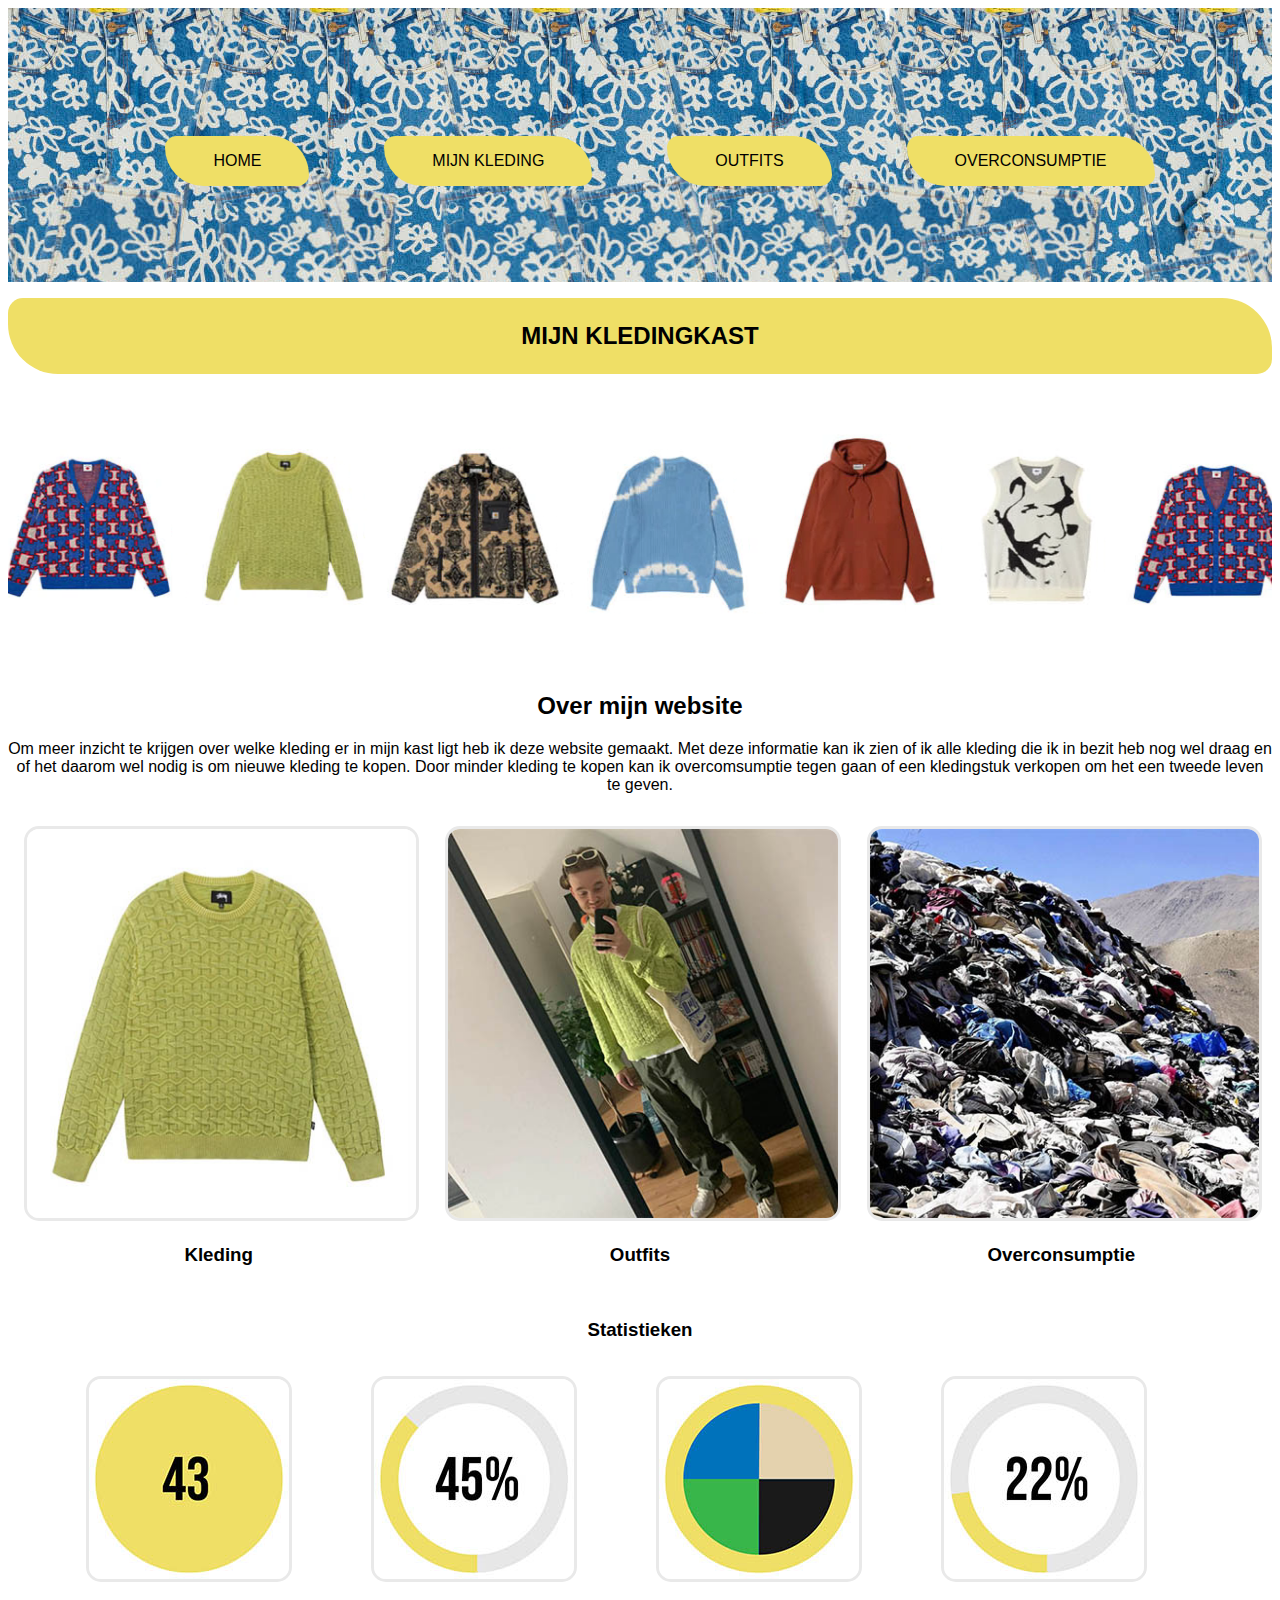
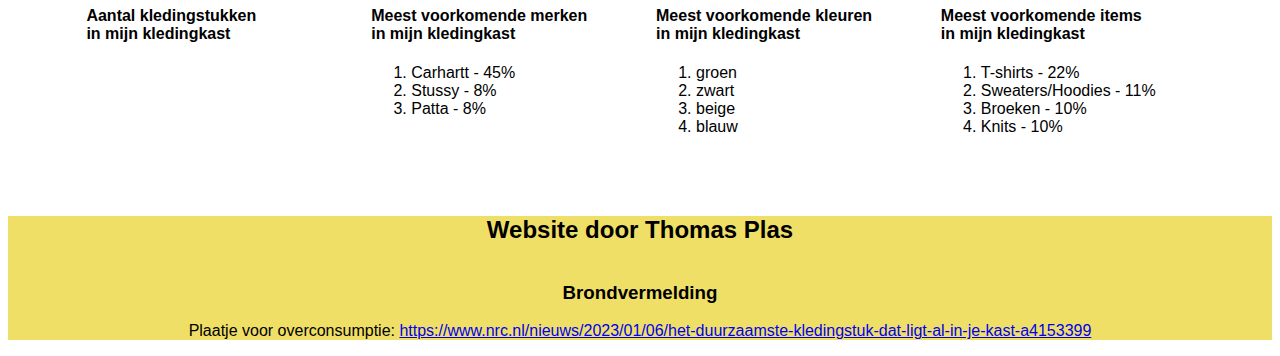
<file: index.html>
<!DOCTYPE html>
<html lang="nl">
<head>
    <meta charset="UTF-8">
    <meta name="viewport" content="width=device-width, initial-scale=1.0">
    <title>mijn kledingkast</title>
    <link rel="stylesheet" href="styles/style.css">
</head>
<body id="home">
    <header> 
        <nav>
            <ul>
                <li><a href="index.html">Home</a></li>
                <li><a href="pagina2.html">Mijn kleding</a></li>
                <li><a href="pagina3.html">Outfits</a></li>
                <li><a href="pagina4.html">Overconsumptie</a></li>
            </ul>
        </nav>  
    </header>    
    <main>
        <h1>Mijn kledingkast</h1>
        <video loop autoplay muted>
             <source src="filmpjes/filmpje.mp4" type="video/mp4">
             <source src="filmpjes/filmpje.mp4" type="video/ogg">
             Your browser does not support the video tag.
        </video>
 
        <h2>Over mijn website</h2>
            <p>Om meer inzicht te krijgen over welke kleding er in mijn kast ligt heb ik deze website gemaakt. 
             Met deze informatie kan ik zien of ik alle kleding die ik in bezit heb nog wel draag en of het daarom wel nodig is om nieuwe kleding te kopen.
             Door minder kleding te kopen kan ik overcomsumptie tegen gaan of een kledingstuk verkopen om het een tweede leven te geven.
            </p>

        <div>
            <section>
                <a href="pagina2.html">
                    <img src="images/groenetrui.jpg" alt="foto van een groene trui">
                </a>
                <h3>Kleding</h3>
            </section>

            <section>
                <a href="pagina3.html">
                    <img src="images/fit1.jpg" alt="foto van een outfit">
                </a>
                <h3>Outfits</h3>
            </section>
      
            <section>
                <a href="pagina4.html">
                    <img src="images/overconsumptie.jpg" alt="foto van een berg kleding">
                </a>
                <h3>Overconsumptie</h3></section>
        </div>
        <h3>Statistieken</h3>
        <div class="statistieken">    
            <section>
                <img src="images/aantal.jpg" alt="aantal kledingstukken in mijn kast is 43">
                <h4>Aantal kledingstukken 
in mijn kledingkast</h4>
            </section>
       
            <section>
                <img src="images/percentage1.jpg" alt="45 procent van mijn kleding is van 1 merk"> 
                <h4>Meest voorkomende merken 
in mijn kledingkast</h4>
                    <ol>
                        <li>Carhartt - 45%</li>
                        <li>Stussy - 8%</li>
                        <li>Patta - 8%</li>
                    </ol>
            </section>

            <section>
                <img src="images/kleuren.jpg" alt="meest voorkomende kleuren in mijn kledingkast">
                <h4>Meest voorkomende kleuren 
in mijn kledingkast </h4>
                    <ol>
                        <li>groen</li>
                        <li>zwart</li>
                        <li>beige</li>
                        <li>blauw</li>
                    </ol>
            </section>
        
            <section>
                <img src="images/percentage2.jpg" alt="meest voorkomende item in mijn kledingkast">
                <h4>Meest voorkomende items 
in mijn kledingkast</h4>
                    <ol>
                        <li>T-shirts - 22%</li>
                        <li>Sweaters/Hoodies - 11%</li>
                        <li>Broeken - 10%</li>
                        <li>Knits - 10%</li>
                    </ol>
            </section>
        </div>
    </main>   
    <footer>
        <h2>Website door Thomas Plas</h2>
            <h3>Brondvermelding</h3>
            <p>Plaatje voor overconsumptie: <a href="https://www.nrc.nl/nieuws/2023/01/06/het-duurzaamste-kledingstuk-dat-ligt-al-in-je-kast-a4153399">https://www.nrc.nl/nieuws/2023/01/06/het-duurzaamste-kledingstuk-dat-ligt-al-in-je-kast-a4153399</a></p>
    </footer>
</body>
</html>
</file>
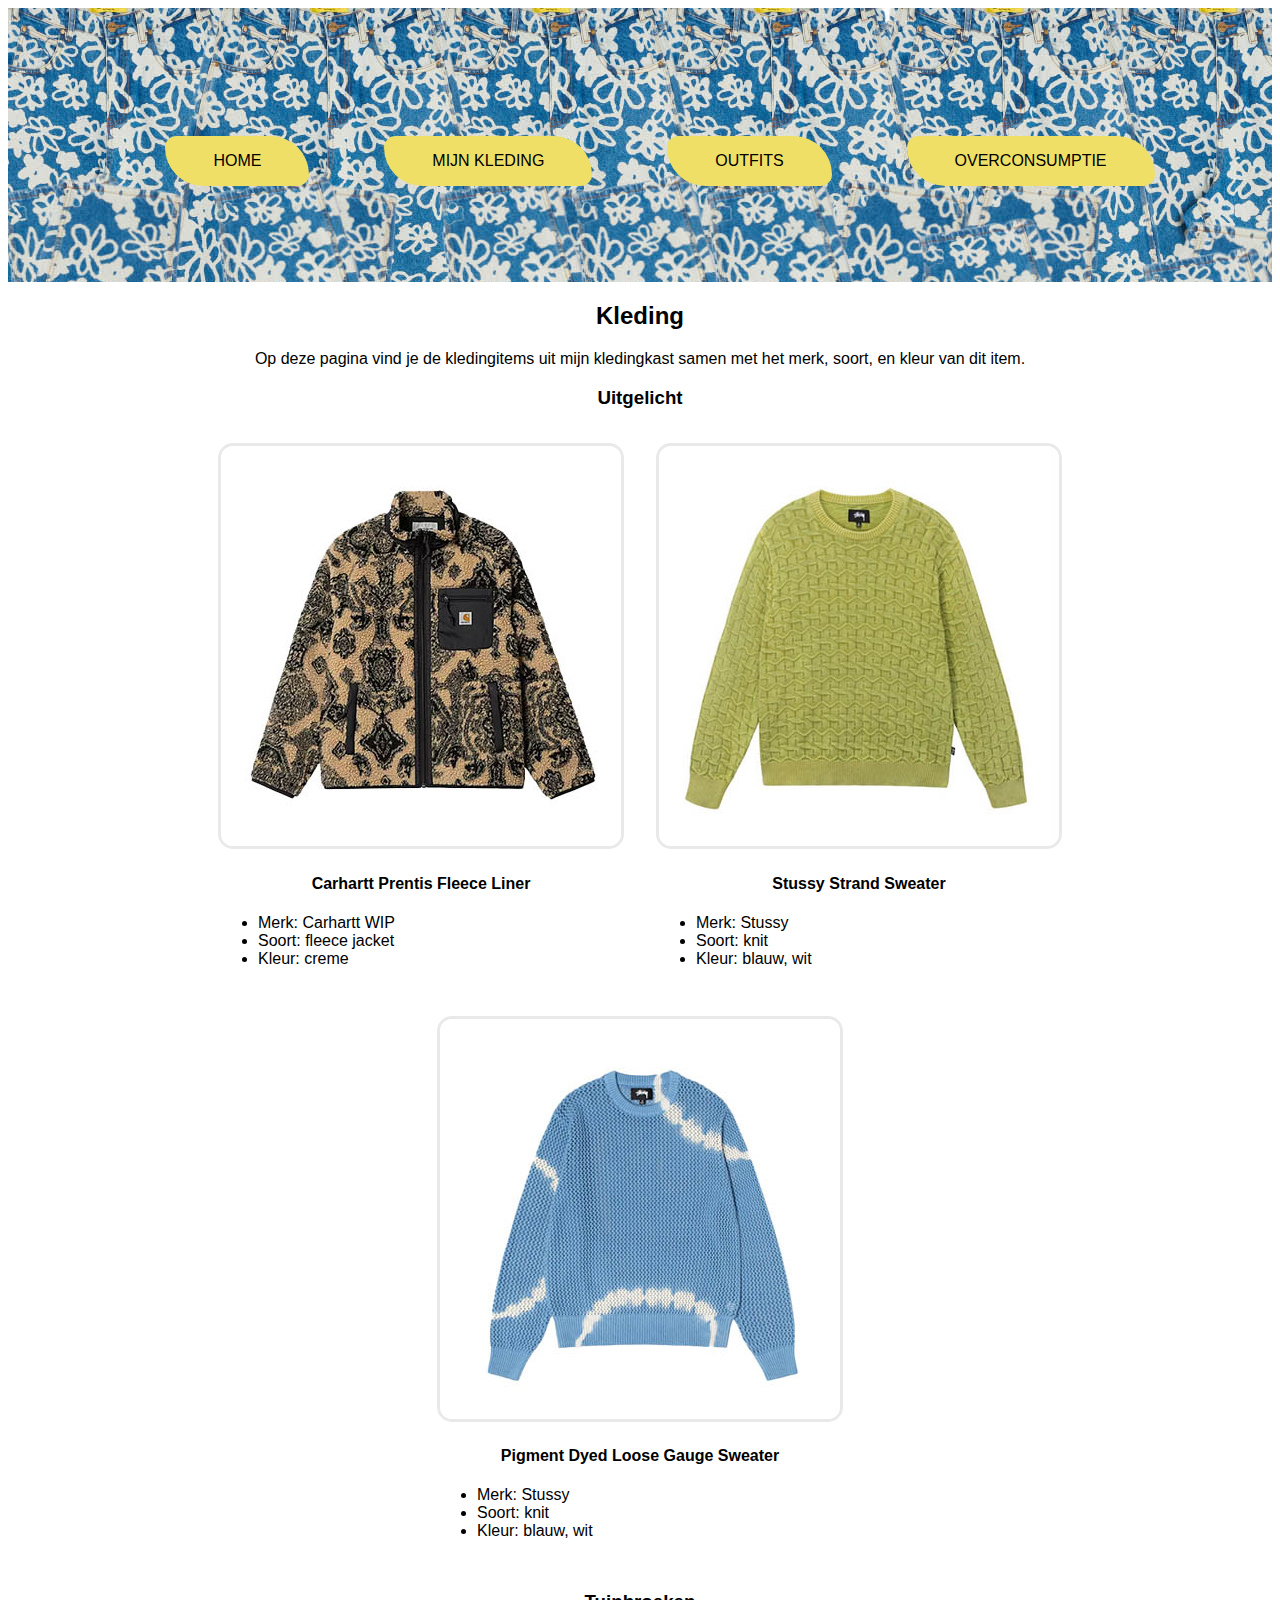
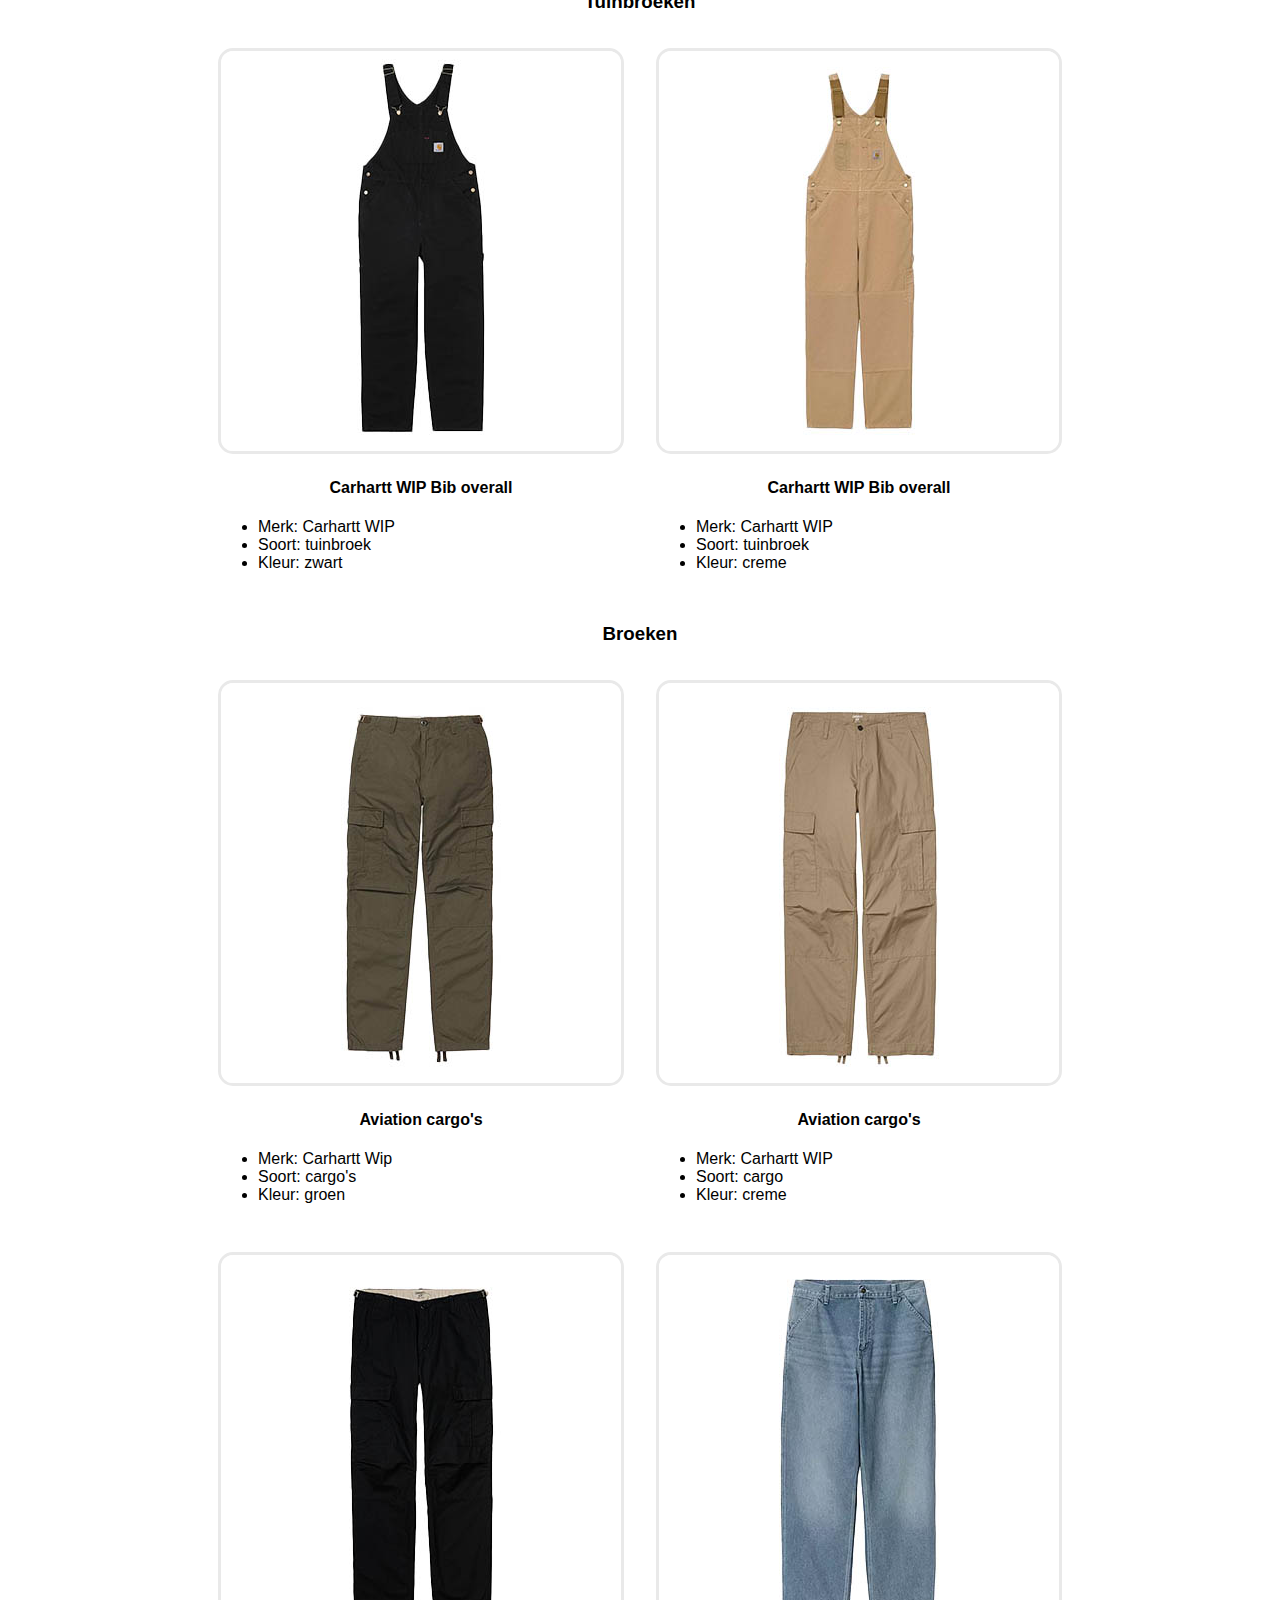
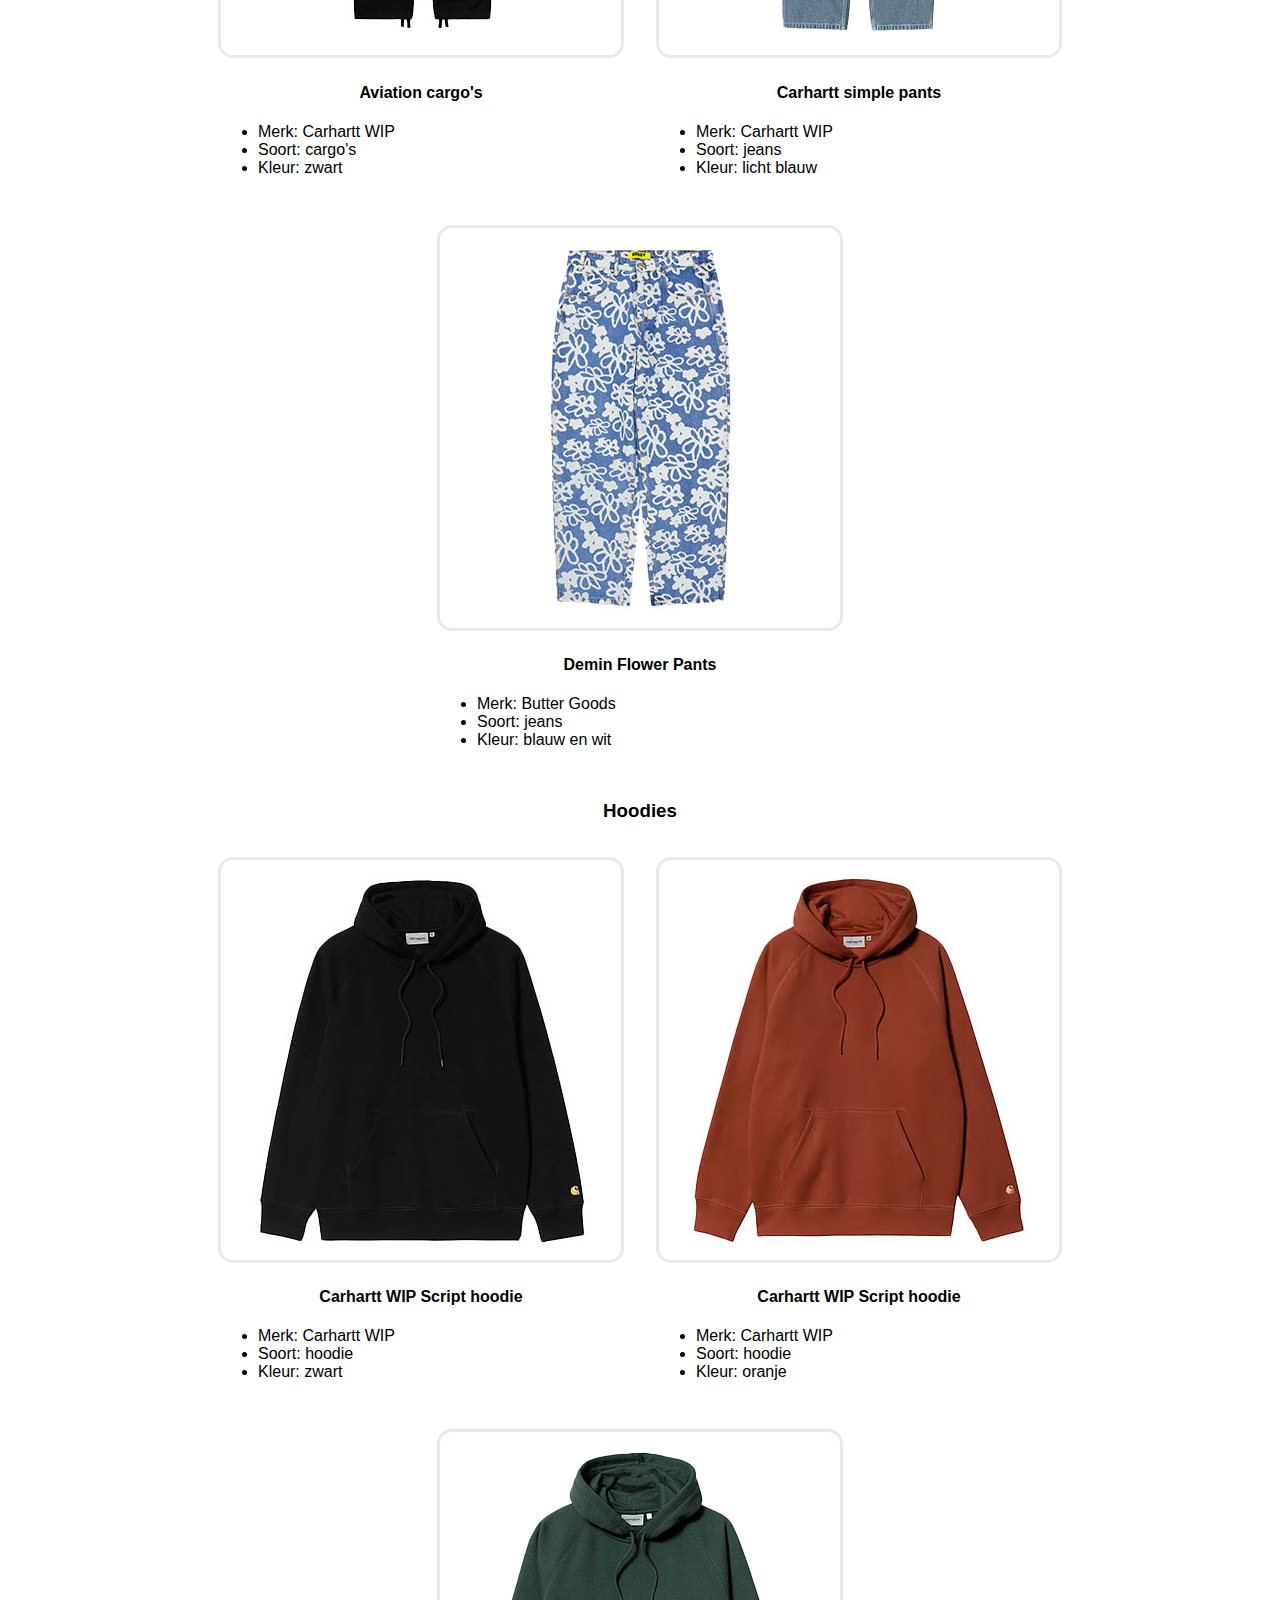
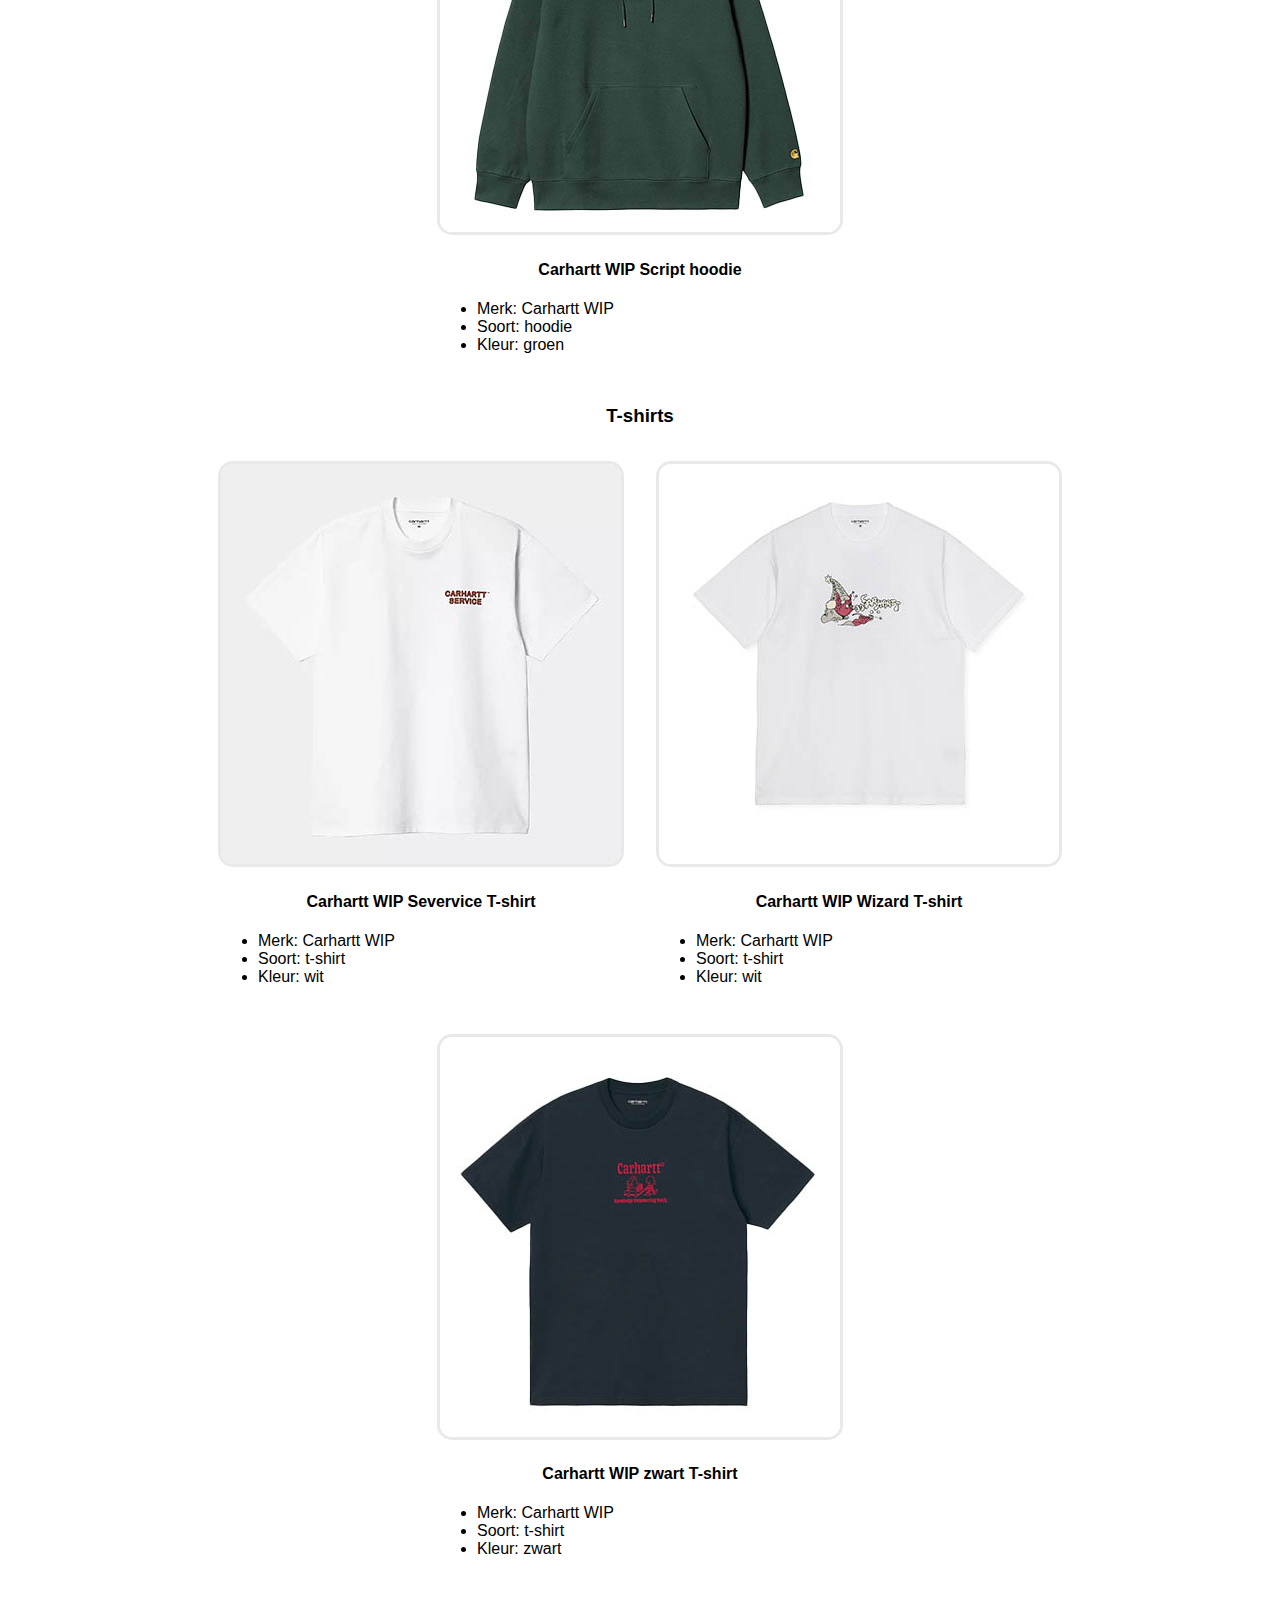
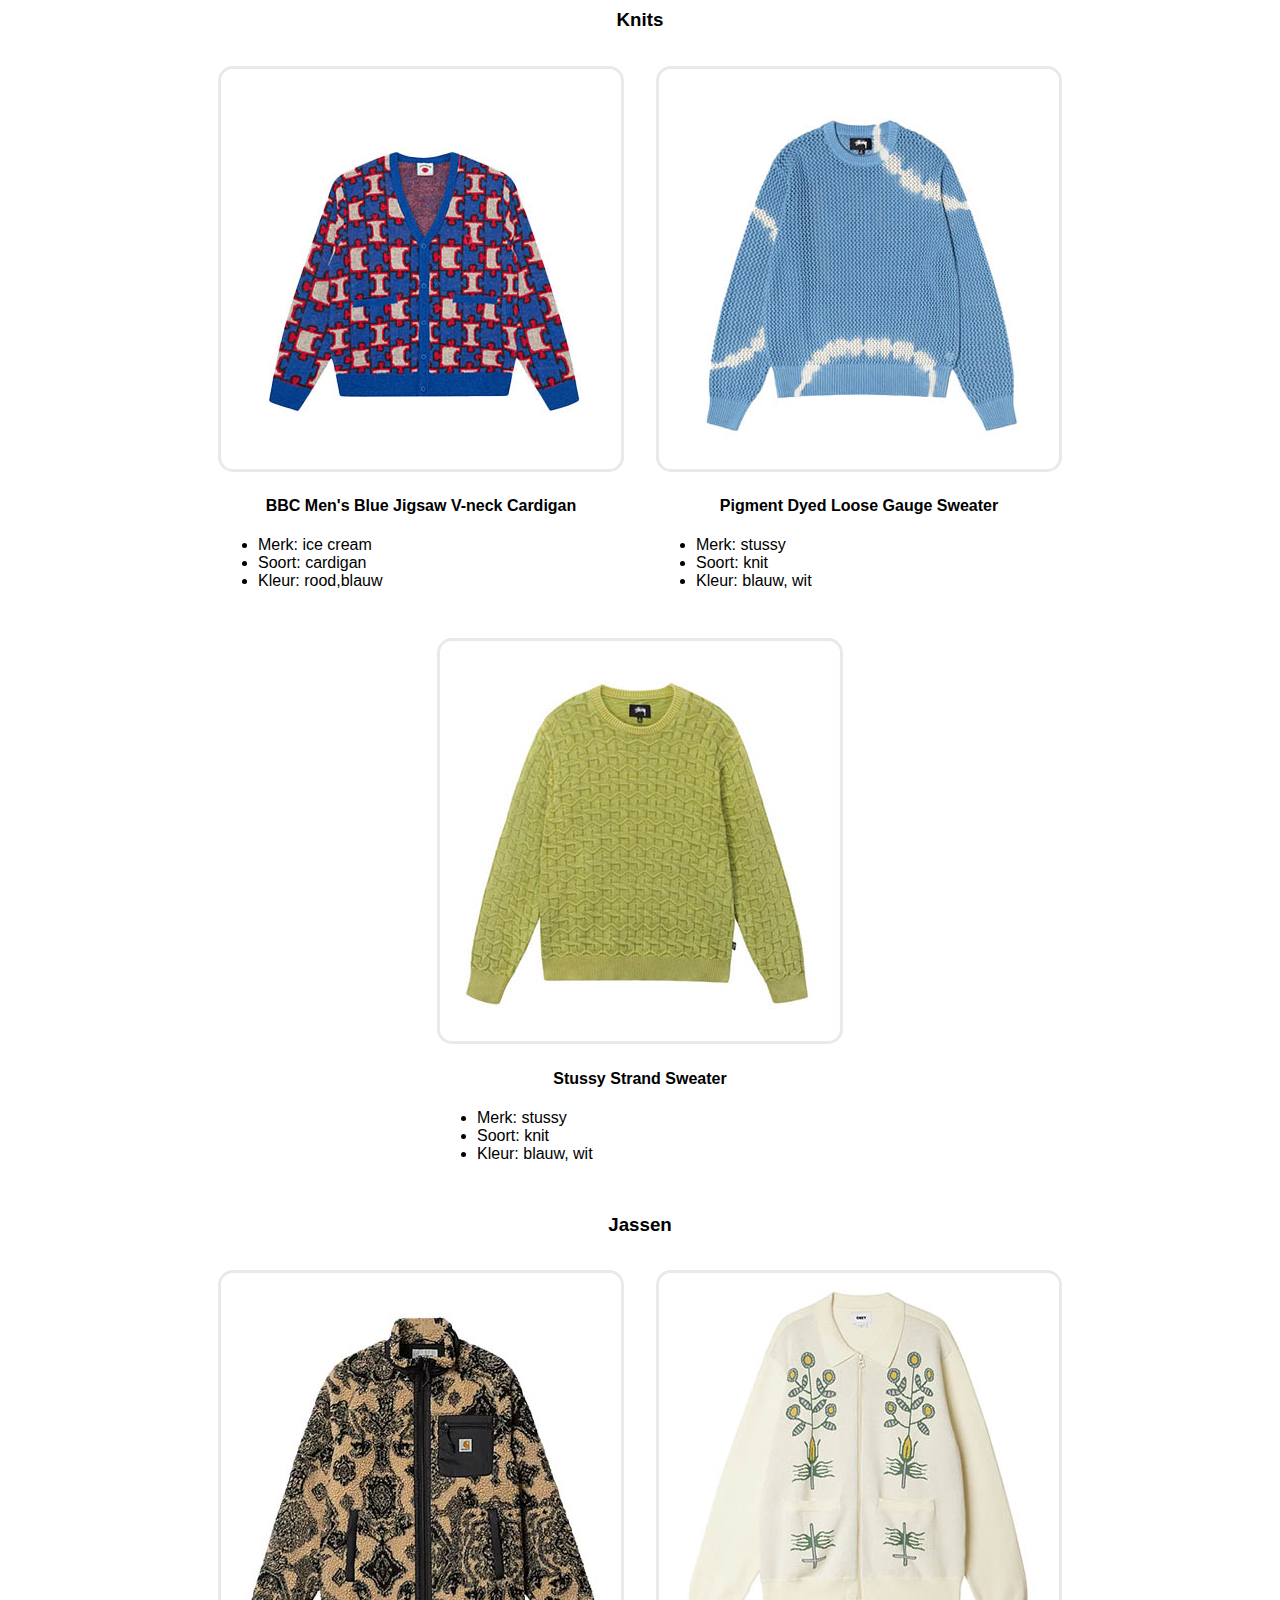
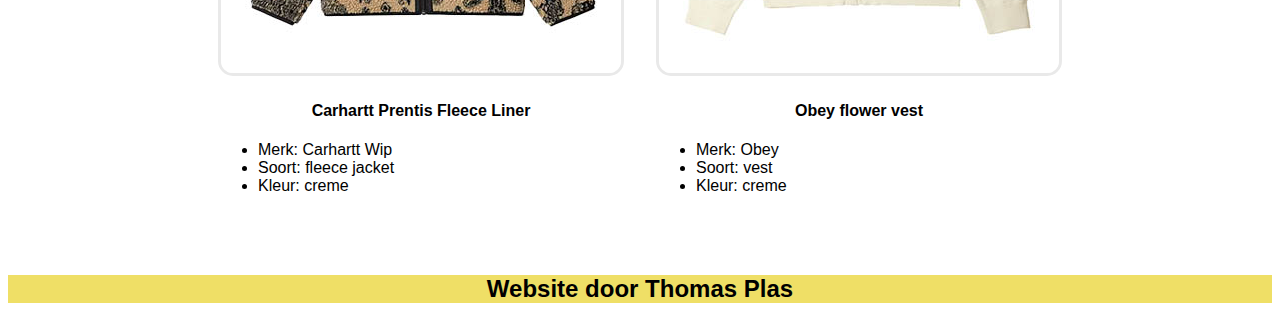
<file: pagina2.html>
<!DOCTYPE html>
<html lang="nl">

<head>
   <meta charset="UTF-8">
   <meta name="viewport" content="width=device-width, initial-scale=1.0">
   <title>kleding</title>
   <link rel="stylesheet" href="styles/style.css">
</head>

<body id="kleding">
   <header>
      <nav>
         <ul>
            <li><a href="index.html">Home</a></li>
            <li><a href="pagina2.html">Mijn kleding</a></li>
            <li><a href="pagina3.html">Outfits</a></li>
            <li><a href="pagina4.html">Overconsumptie</a></li>
        </ul>
      </nav>    
   </header>
   
   <main>
      <h2>Kleding</h2>
         <p>Op deze pagina vind je de kledingitems uit mijn kledingkast samen met het merk, soort, en kleur van dit item.</p>
         <h3>Uitgelicht</h3>
         <div>
            <section>
               <img src="images/jas.jpg" alt="sherpa trui met patroon">
                  <h4>Carhartt Prentis Fleece Liner</h4>
                     <ul>
                        <li>Merk: Carhartt WIP</li>
                        <li>Soort: fleece jacket</li>
                        <li>Kleur: creme</li>
                     </ul>
            </section>

            <section>
               <img src="images/groenetrui.jpg" alt="groene trui">
                  <h4>Stussy Strand Sweater</h4>
                     <ul>
                        <li>Merk: Stussy</li>
                        <li>Soort: knit</li>
                        <li>Kleur: blauw, wit</li>
                     </ul>
            </section>

            <section>
               <img src="images/stussytrui.jpg" alt="blauwe knit met wit accent">
                  <h4>Pigment Dyed Loose Gauge Sweater</h4>
                     <ul>
                        <li>Merk: Stussy</li>
                        <li>Soort: knit</li>
                        <li>Kleur: blauw, wit</li>
                     </ul>
            </section>
         </div>

         <h3>Tuinbroeken</h3>
         <div>
            <section>
               <img src="images/zwarteoveral.jpg" alt="zwarte tuinbroek">
                  <h4>Carhartt WIP Bib overall</h4>
                     <ul>
                        <li>Merk: Carhartt WIP</li>
                        <li>Soort: tuinbroek </li>
                        <li>Kleur: zwart</li>
                     </ul>
            </section>

            <section>
               <img src="images/cremeoveral.jpg" alt="creme tuinbroek">
                  <h4>Carhartt WIP Bib overall</h4>
                     <ul>
                        <li>Merk: Carhartt WIP</li>
                        <li>Soort: tuinbroek</li>
                        <li>Kleur: creme</li>
                     </ul>
            </section>   
         </div>         

         <h3>Broeken</h3>
         <div>
            <section>
               <img src="images/cargo1.jpg" alt="groene cargobroek">
                  <h4>Aviation cargo's</h4>
                     <ul>
                        <li>Merk: Carhartt Wip </li>
                        <li>Soort: cargo's</li>
                        <li>Kleur: groen</li>
                     </ul>
            </section>
   
            <section>         
               <img src="images/cargo2.jpg" alt="creme cargobroek">
                  <h4>Aviation cargo's</h4>
                     <ul>
                        <li>Merk: Carhartt WIP</li>
                        <li>Soort: cargo</li>
                        <li>Kleur: creme</li>
                     </ul>
            </section>
                  
            <section>
               <img src="images/cargo3.jpg" alt="zwarte cargobroek">
                  <h4>Aviation cargo's</h4>
                     <ul>
                        <li>Merk: Carhartt WIP</li>
                        <li>Soort: cargo's</li>
                        <li>Kleur: zwart</li>
                     </ul>
            </section>

            <section>
               <img src="images/spijkerbroek.jpg" alt="oversized spijkerbroek">   
                  <h4>Carhartt simple pants</h4>
                     <ul>
                        <li>Merk: Carhartt WIP</li>
                        <li>Soort: jeans</li>
                        <li>Kleur: licht blauw</li>
                     </ul>
            </section>

            <section>
               <img src="images/spijkerbroek2.jpg" alt="spijkerbroek met bloemetjes">   
                  <h4>Demin Flower Pants</h4>
                     <ul>
                        <li>Merk: Butter Goods</li>
                        <li>Soort: jeans</li>
                        <li>Kleur: blauw en wit</li>
                     </ul>
            </section>
         </div>

         <h3>Hoodies</h3>
         <div>
            <section>     
               <img src="images/zwartehoodie.jpg" alt="zwarte hoodie">
                  <h4>Carhartt WIP Script hoodie</h4>
                     <ul>
                        <li>Merk: Carhartt WIP</li>
                        <li>Soort: hoodie</li>
                        <li>Kleur: zwart</li>
                     </ul>
            </section>

         
            <section>
               <img src="images/oranjehoodie.jpg" alt="oranje hoodie">
                  <h4>Carhartt WIP Script hoodie</h4>
                     <ul>
                        <li>Merk: Carhartt WIP</li>
                        <li>Soort: hoodie</li>
                        <li>Kleur: oranje</li>
                     </ul>
            </section>

            <section class="flexbox-item flexbox-item-5-3">
               <img src="images/groenehoodie.jpg" alt="groene hoodie">   
                  <h4>Carhartt WIP Script hoodie</h4>
                     <ul>
                        <li>Merk: Carhartt WIP</li>
                        <li>Soort: hoodie</li>
                        <li>Kleur: groen</li>
                     </ul>
            </section>
         </div>   

         <h3>T-shirts</h3>
         <div>
            <section>       
               <img src="images/witshirt1.jpg" alt="wit t-shirt met graphic">   
                  <h4>Carhartt WIP Severvice T-shirt</h4>
                     <ul>
                        <li>Merk: Carhartt WIP</li>
                        <li>Soort: t-shirt</li>
                        <li>Kleur: wit</li>
                     </ul>
            </section>

            <section> 
               <img src="images/witshirt2.jpg" alt="wit t-shirt met graphic">   
                  <h4>Carhartt WIP Wizard T-shirt</h4>
                     <ul>
                        <li>Merk: Carhartt WIP</li>
                        <li>Soort: t-shirt</li>
                        <li>Kleur: wit</li>
                     </ul>
            </section>

            <section> 
               <img src="images/zwartshirt.jpg" alt="zwart t-shirt met graphic">   
                  <h4>Carhartt WIP zwart T-shirt</h4>
                     <ul>
                        <li>Merk: Carhartt WIP</li>
                        <li>Soort: t-shirt</li>
                        <li>Kleur: zwart </li>
                     </ul>
            </section>
         </div>

         <h3>Knits</h3>
         <div>
            <section>    
               <img src="images/cardigan.jpg" alt="cardigan met puzzelpatroon">
                  <h4>BBC Men's Blue Jigsaw V-neck Cardigan</h4>
                     <ul>
                        <li>Merk: ice cream</li>
                        <li>Soort: cardigan</li>
                        <li>Kleur: rood,blauw</li>
                     </ul>
            </section>
      
            <section> 
               <img src="images/stussytrui.jpg" alt="blauw,witte stussy trui">
                  <h4>Pigment Dyed Loose Gauge Sweater</h4>
                     <ul>
                        <li>Merk: stussy</li>
                        <li>Soort: knit</li>
                        <li>Kleur: blauw, wit</li>
                     </ul>
            </section>

            <section>
               <img src="images/groenetrui.jpg" alt="groene trui">
                  <h4>Stussy Strand Sweater</h4>
                     <ul>
                        <li>Merk: stussy</li>
                        <li>Soort: knit</li>
                        <li>Kleur: blauw, wit</li>
                     </ul>
            </section>
         </div>     

         <h3>Jassen</h3>
         <div>
            <section>    
               <img src="images/jas.jpg" alt="sherpa vest met print">
                  <h4>Carhartt Prentis Fleece Liner</h4>
                     <ul>
                        <li>Merk: Carhartt Wip</li>
                        <li>Soort: fleece jacket</li>
                        <li>Kleur: creme</li>
                     </ul>
            </section>
   
            <section>    
               <img src="images/cremevest.jpg" alt="creme vest">   
                  <h4>Obey flower vest</h4>
                     <ul>
                        <li>Merk: Obey</li>
                        <li>Soort: vest</li>
                        <li>Kleur: creme</li>
                  </ul>
            </section>
         </div>
   </main>
   
   <footer>
      <h2>Website door Thomas Plas</h2>
   </footer>
</body>

</html>
</file>
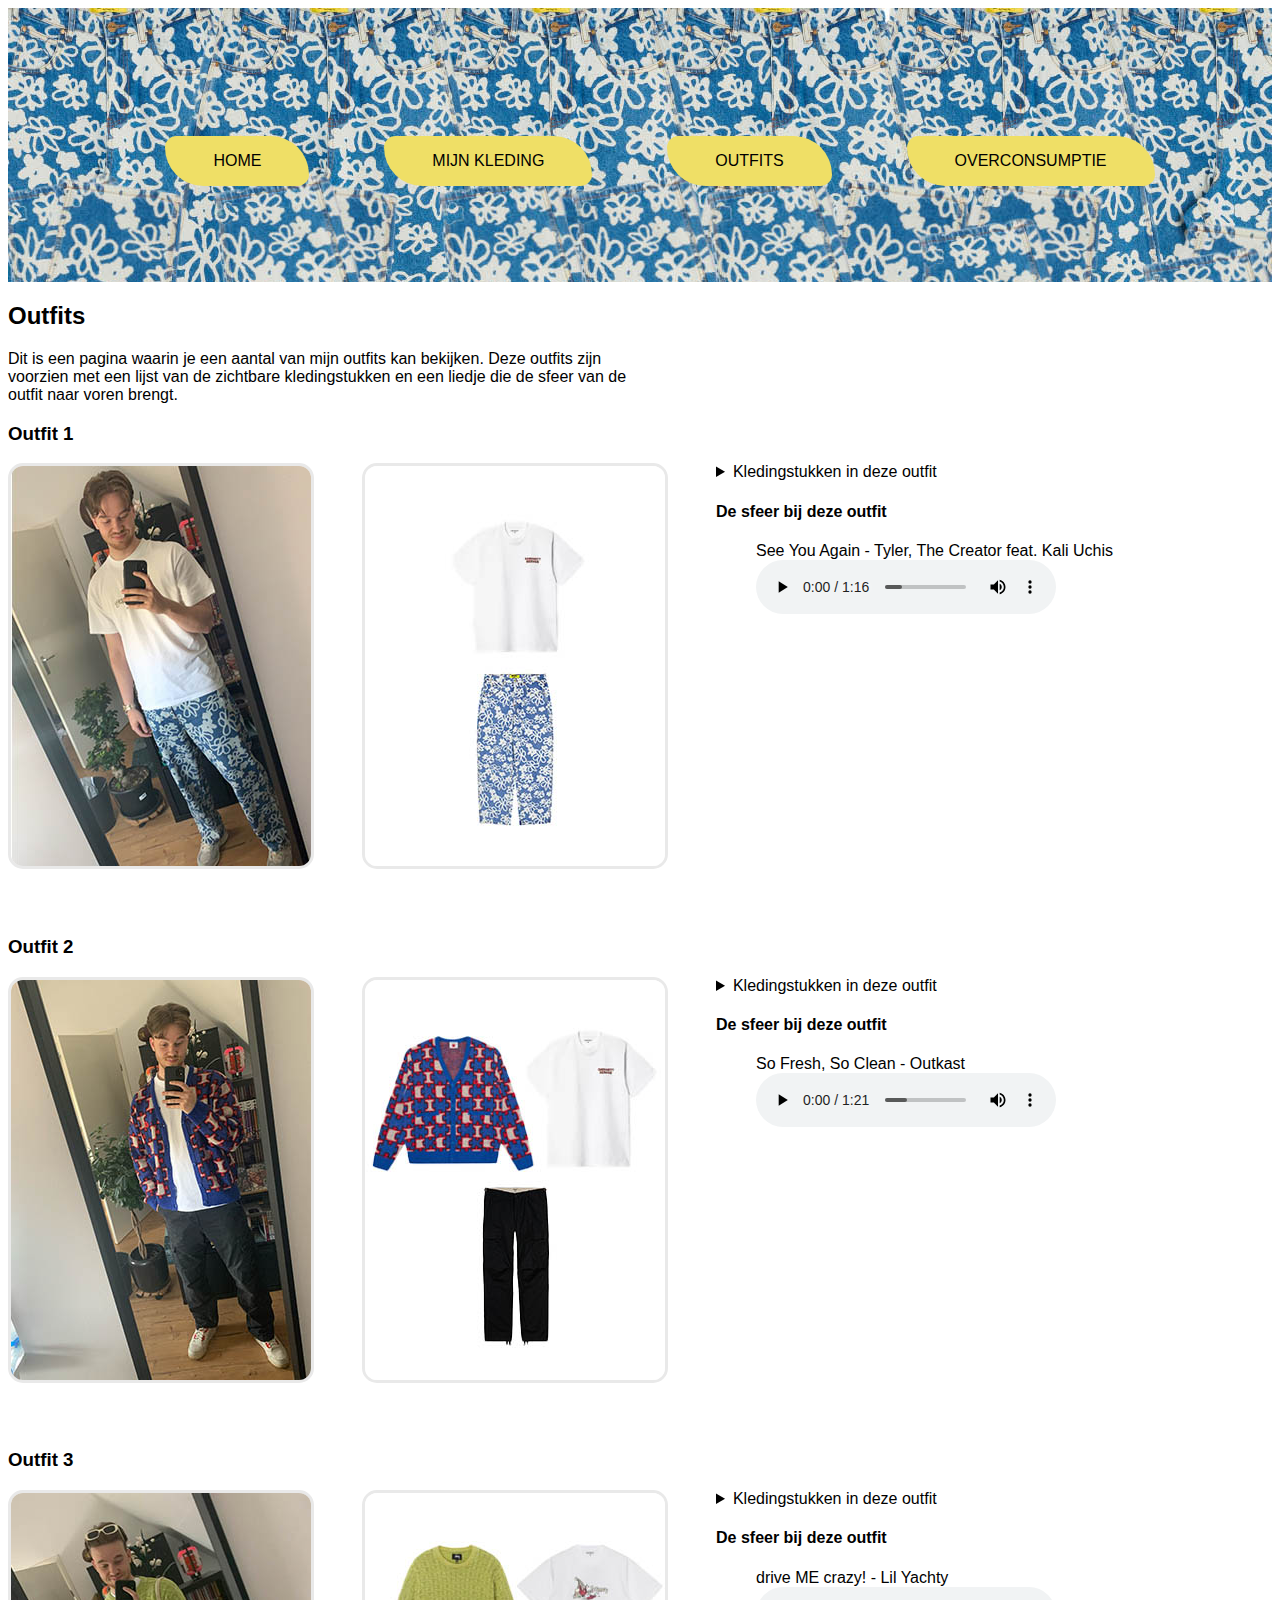
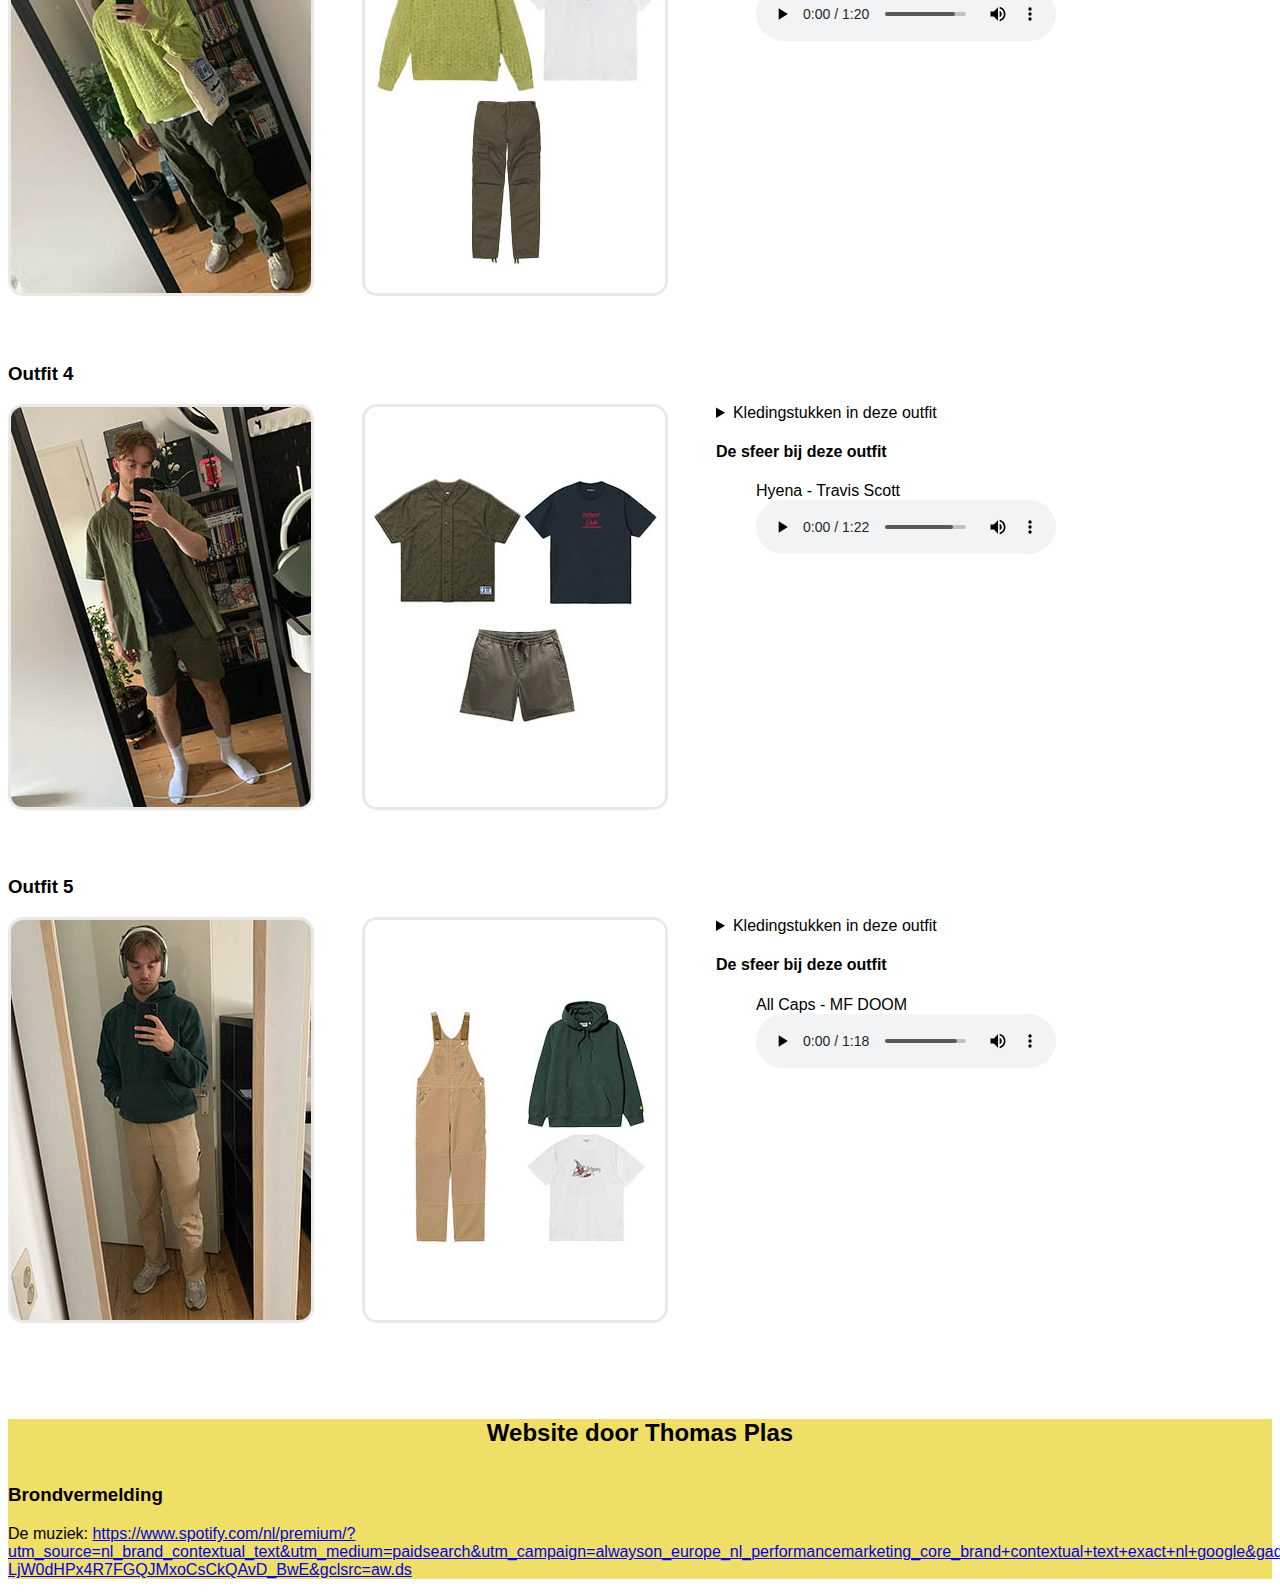
<file: pagina3.html>
<!DOCTYPE html>
<html lang="nl">

<head>
   <meta charset="UTF-8">
   <meta name="viewport" content="width=device-width, initial-scale=1.0">
   <title>outfits</title>
   <link rel="stylesheet" href="styles/style.css">
</head>

<body id="outfits">
   <header> 
        <nav>
            <ul>
                <li><a href="index.html">Home</a></li>
                <li><a href="pagina2.html">Mijn kleding</a></li>
                <li><a href="pagina3.html">Outfits</a></li>
                <li><a href="pagina4.html">Overconsumptie</a></li>
            </ul>
     </nav>   
   </header>
   <main>
    <h2>Outfits</h2>
      <p>Dit is een pagina waarin je een aantal van mijn outfits kan bekijken. Deze outfits zijn voorzien met een lijst van de zichtbare kledingstukken en een liedje die de sfeer van de outfit naar voren brengt.</p>
      <h3>Outfit 1</h3>
         <div>
            <img src="images/bloemfit.jpg" alt="foto van outfit met een wit t-shirt en bloemtjesbroek">
            <img src="images/bloembroekcollage.jpg" alt="collage van de items in de outfit">
            <section>
               <details>
                  <!--bron die ik heb gebruikt voor summary:https://developer.mozilla.org/en-US/docs/Web/HTML/Element/summary-->
                  <summary>Kledingstukken in deze outfit</summary>
                     <ul>
                        <li>Carhartt WIP service T-shirt wit</li>
                        <li>Butter Goods Flower Jeans</li>
                     </ul>
               </details>
               <h4>De sfeer bij deze outfit</h4>
                  <!--bron van audio tag: https://developer.mozilla.org/en-US/docs/Web/HTML/Element/audio-->
                  <figure>
                     <figcaption>See You Again - Tyler, The Creator feat. Kali Uchis</figcaption>
                        <audio controls src="audio/tyler.mp3"></audio>
                  </figure>
            </section>
         </div>      
      
      <h3>Outfit 2</h3>
         <div>  
            <div>
               <img src="images/cardiganfit.jpg" alt="foto van outfit met een cardigan en een cargobroek">   
            </div>
            <div>
               <img src="images/cardiganfitcollage.jpg" alt="collage van de items in de outfit">               
            </div>
            <section>
               <details>
                  <summary>Kledingstukken in deze outfit</summary>
                     <ul>
                        <li>Carhartt WIP service T-shirt wit</li>
                        <li>Bilionaire Boys Club Puzzle Pardigan</li>
                        <li>Carhartt Wip aviation cargo's</li>
                  </ul>
               </details>
               <h4>De sfeer bij deze outfit</h4>
                  <figure>
                     <figcaption>So Fresh, So Clean - Outkast</figcaption>
                        <audio controls src="audio/outkast.mp3"></audio>
                  </figure>
            </section>   
         </div>
      
      <h3>Outfit 3</h3>
         <div>
            <div>
               <img src="images/groenefit.jpg" alt="foto van outfit met een groene trui en een cargobroek">
            </div>
            <div>
               <img src="images/groeneoutfitcollage.jpg" alt="collage van de items in de outfit">
            </div>
            <section>
               <details>
                  <summary>Kledingstukken in deze outfit</summary>
                     <ul>
                        <li>Stussy Strand Sweater</li>
                        <li>Carhartt WIP aviation cargo's</li>
                        <li>Carhartt WIP Wizard T-shirt</li>
                     </ul>
               </details>
               <h4>De sfeer bij deze outfit</h4>   
               <figure>
                     <figcaption>drive ME crazy! - Lil Yachty</figcaption>
                        <audio controls src="audio/lilyachty.mp3"></audio>
               </figure>
            </section>
         </div>

      <h3>Outfit 4</h3>
         <div>
            <div>
               <img src="images/baseballfit.jpg" alt="foto van outfit met een baseball shirt en een korte broek">               
            </div>
            <div>
               <img src="images/baseballfitcollage.jpg" alt="collage van de items in de outfit">              
            </div>
            <section>
               <details>
                  <summary>Kledingstukken in deze outfit</summary>
                     <ul>
                        <li>Carhartt WIP zwart T-shirt</li>
                        <li>Undefeated Baseball shirt</li>
                        <li>Vans shorts</li>
                     </ul>
               </details>
               <h4>De sfeer bij deze outfit</h4>
                  <figure>
                     <figcaption>Hyena - Travis Scott</figcaption>
                     <audio controls src="audio/travis.mp3"></audio>
               </figure>
            </section>
         </div>
            
      <h3>Outfit 5</h3> 
         <div>          
            <div>
               <img src="images/hoodiefit.jpg" alt="foto van outfit met een hoodie en een tuinbroek">
            </div>
            <div>
               <img src="images/hoodiefitcollage.jpg" alt="collage van de items in de outfit">
            </div>
            <section>
               <details>
                  <summary>Kledingstukken in deze outfit</summary>
                     <ul>
                        <li>Carhartt WIP Bib overall</li>
                        <li>Carhartt WIP hoodie</li>
                        <li>Carhartt WIP Wizard T-shirt</li>
                     </ul>
               </details>
               <h4>De sfeer bij deze outfit</h4>         
               <figure>
                  <figcaption>All Caps - MF DOOM</figcaption>
                     <audio controls src="audio/madvillain.mp3"></audio>
               </figure>
            </section>
         </div>
   </main>
   <footer>
      <h2>Website door Thomas Plas</h2>
      <h3>Brondvermelding</h3>
      <p>De muziek: <a href="https://www.spotify.com/nl/premium/?utm_source=nl_brand_contextual_text&utm_medium=paidsearch&utm_campaign=alwayson_europe_nl_performancemarketing_core_brand+contextual+text+exact+nl+google&gad=1&gclid=CjwKCAjwyY6pBhA9EiwAMzmfwdLPEfnpQ2ok4V80WFBHxTTXLVNGlTjxEskf-LjW0dHPx4R7FGQJMxoCsCkQAvD_BwE&gclsrc=aw.ds">https://www.spotify.com/nl/premium/?utm_source=nl_brand_contextual_text&utm_medium=paidsearch&utm_campaign=alwayson_europe_nl_performancemarketing_core_brand+contextual+text+exact+nl+google&gad=1&gclid=CjwKCAjwyY6pBhA9EiwAMzmfwdLPEfnpQ2ok4V80WFBHxTTXLVNGlTjxEskf-LjW0dHPx4R7FGQJMxoCsCkQAvD_BwE&gclsrc=aw.ds</a></p>
   </footer>
</body>
</html>
</file>
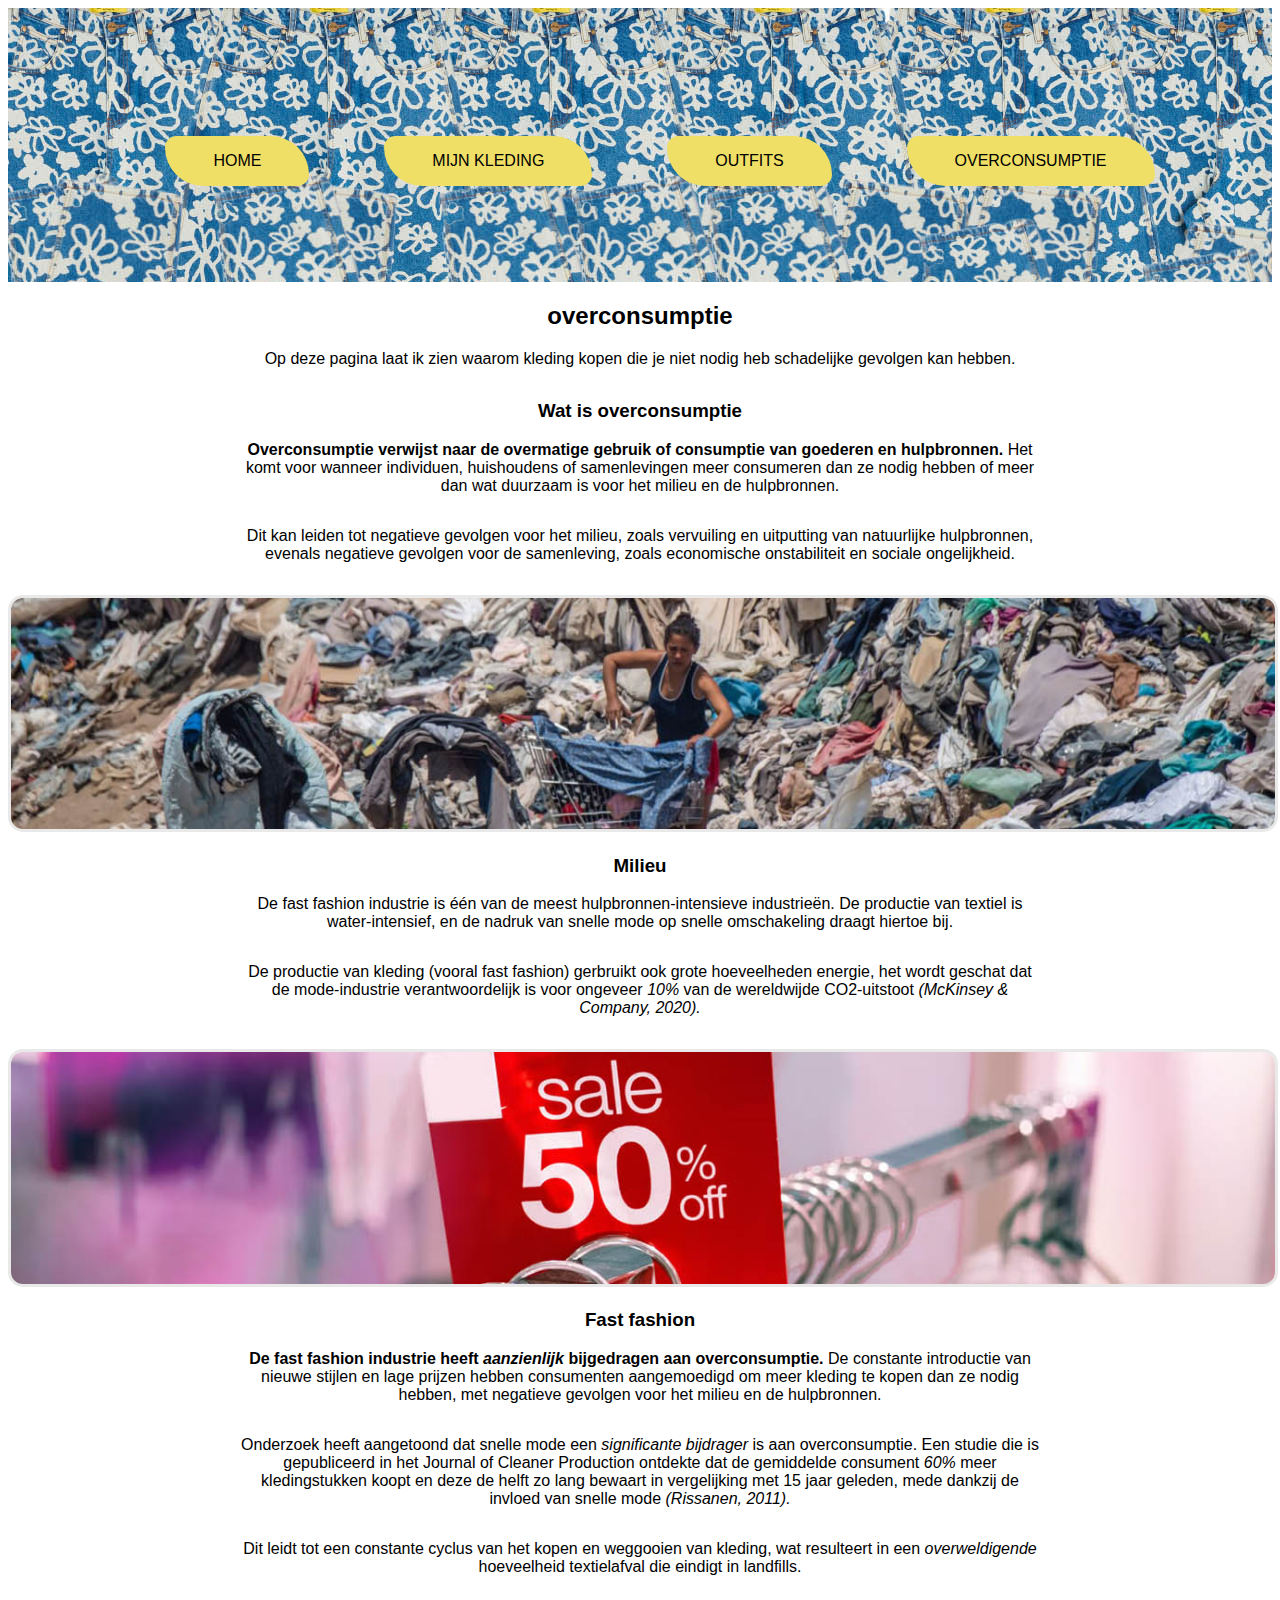
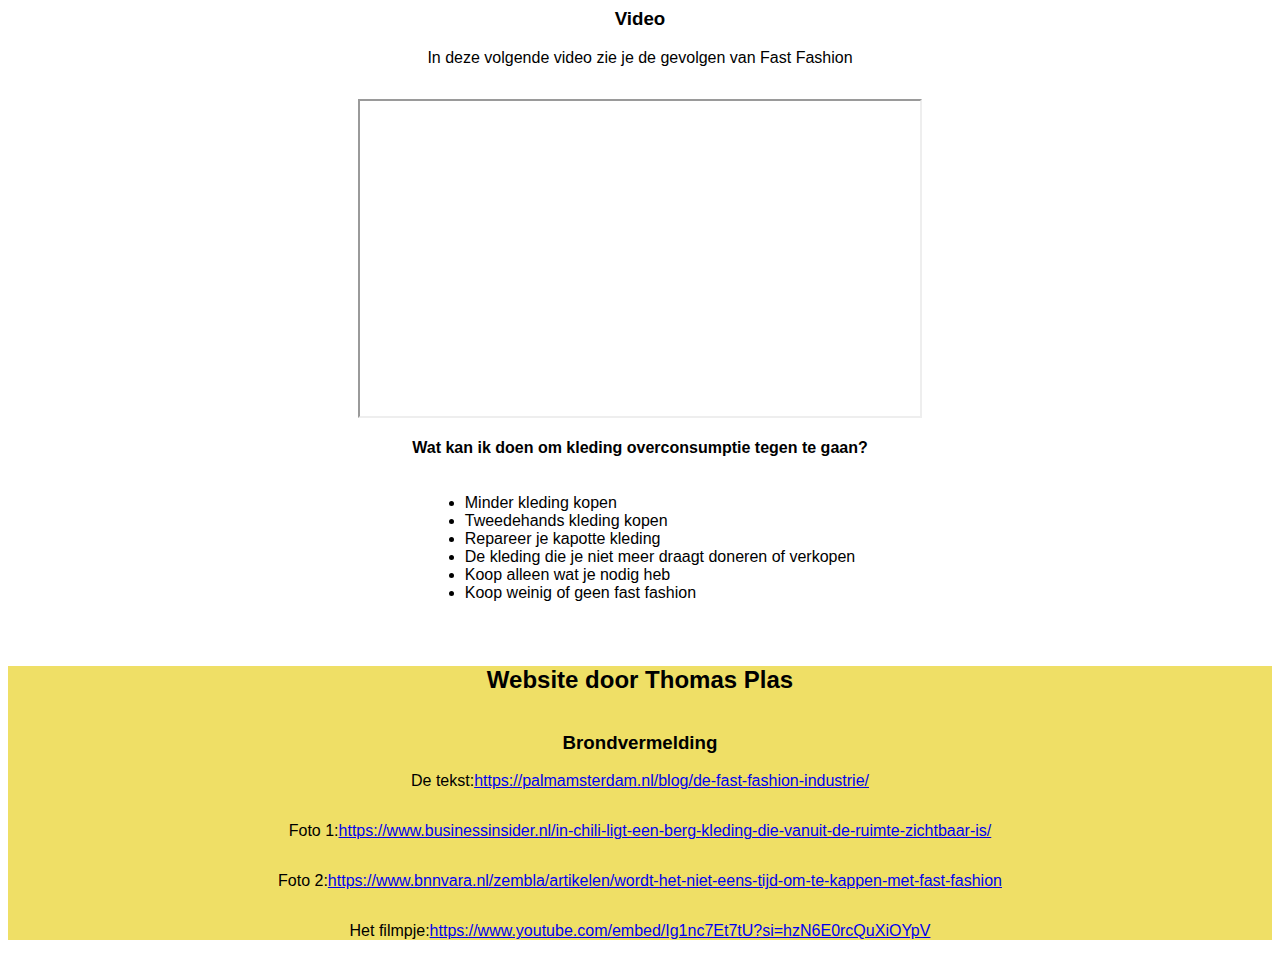
<file: pagina4.html>
<!DOCTYPE html>
<html lang="nl">

<head>
   <meta charset="UTF-8">
   <meta name="viewport" content="width=device-width, initial-scale=1.0">
   <title>overconsumptie</title>
   <link rel="stylesheet" href="styles/style.css">
</head>

<body id="overconsumptie">
   <header> 
        <nav>
            <ul>
                <li><a href="index.html">Home</a></li>
                <li><a href="pagina2.html">Mijn kleding</a></li>
                <li><a href="pagina3.html">Outfits</a></li>
                <li><a href="pagina4.html">Overconsumptie</a></li>
            </ul>
      </nav>  
   </header>
   <main>     
      <h2>overconsumptie</h2>
         <p>Op deze pagina laat ik zien waarom kleding kopen die je niet nodig heb schadelijke gevolgen kan hebben.</p>
         <h3>Wat is overconsumptie</h3>
            <p><strong>Overconsumptie verwijst naar de overmatige gebruik of consumptie van goederen en hulpbronnen.</strong> Het komt voor wanneer individuen, huishoudens of samenlevingen meer consumeren dan ze nodig hebben of meer dan wat duurzaam is voor het milieu en de hulpbronnen.</p>
            <p>Dit kan leiden tot negatieve gevolgen voor het milieu, zoals vervuiling en uitputting van natuurlijke hulpbronnen, evenals negatieve gevolgen voor de samenleving, zoals economische onstabiliteit en sociale ongelijkheid.</p>
         <img src="images/overconsumptie3.jpg" alt="Een foto van een berg kleding">         
         <h3>Milieu</h3>
            <p>De fast fashion industrie is één van de meest hulpbronnen-intensieve industrieën. De productie van textiel is water-intensief, en de nadruk van snelle mode op snelle omschakeling draagt hiertoe bij.</p>
            <p>De productie van kleding (vooral fast fashion) gerbruikt ook grote hoeveelheden energie, het wordt geschat dat de mode-industrie verantwoordelijk is voor ongeveer <em>10%</em> van de wereldwijde CO2-uitstoot <cite>(McKinsey & Company, 2020).</cite></p>
         <img src="images/overconsumptie2.jpg" alt="Een foto van een kortingskaartje">
         <h3>Fast fashion</h3>
            <p><strong> De fast fashion industrie heeft <em>aanzienlijk</em> bijgedragen aan overconsumptie.</strong> De constante introductie van nieuwe stijlen en lage prijzen hebben consumenten aangemoedigd om meer kleding te kopen dan ze nodig hebben, met negatieve gevolgen voor het milieu en de hulpbronnen.</p>
            <p>Onderzoek heeft aangetoond dat snelle mode een <em>significante bijdrager</em> is aan overconsumptie. Een studie die is gepubliceerd in het Journal of Cleaner Production ontdekte dat de gemiddelde consument <em>60%</em> meer kledingstukken koopt en deze de helft zo lang bewaart in vergelijking met 15 jaar geleden, mede dankzij de invloed van snelle mode <cite>(Rissanen, 2011).</cite></p>
            <p>Dit leidt tot een constante cyclus van het kopen en weggooien van kleding, wat resulteert in een <em>overweldigende</em> hoeveelheid textielafval die eindigt in landfills.</p>
        
         <h3>Video</h3>
            <p>In deze volgende video zie je de gevolgen van Fast Fashion</p>
            <iframe src="https://www.youtube.com/embed/Ig1nc7Et7tU?si=hzN6E0rcQuXiOYpV" title="YouTube video player" allow="accelerometer; autoplay; clipboard-write; encrypted-media; gyroscope; picture-in-picture; web-share" allowfullscreen></iframe>
         
         <h4>Wat kan ik doen om kleding overconsumptie tegen te gaan?</h4>
         <div>
            <ul>
               <li>Minder kleding kopen</li>
               <li>Tweedehands kleding kopen</li>
               <li>Repareer je kapotte kleding</li>
               <li>De kleding die je niet meer draagt doneren of verkopen</li>
               <li>Koop alleen wat je nodig heb</li>
               <li>Koop weinig of geen fast fashion</li>
            </ul>
         </div>
   </main>
   <footer>
      <h2>Website door Thomas Plas</h2>
      <h3>Brondvermelding</h3>
      <p>De tekst:<a href="https://palmamsterdam.nl/blog/de-fast-fashion-industrie/">https://palmamsterdam.nl/blog/de-fast-fashion-industrie/</a></p>
      <p>Foto 1:<a href="https://www.businessinsider.nl/in-chili-ligt-een-berg-kleding-die-vanuit-de-ruimte-zichtbaar-is/">https://www.businessinsider.nl/in-chili-ligt-een-berg-kleding-die-vanuit-de-ruimte-zichtbaar-is/</a></p>
      <p>Foto 2:<a href="https://www.bnnvara.nl/zembla/artikelen/wordt-het-niet-eens-tijd-om-te-kappen-met-fast-fashion">https://www.bnnvara.nl/zembla/artikelen/wordt-het-niet-eens-tijd-om-te-kappen-met-fast-fashion</a></p>
      <p>Het filmpje:<a href="https://www.youtube.com/embed/Ig1nc7Et7tU?si=hzN6E0rcQuXiOYpV">https://www.youtube.com/embed/Ig1nc7Et7tU?si=hzN6E0rcQuXiOYpV</a></p>
   </footer>
</body>
</html>
</file>
<file: styles/style.css>
body{
    font-family: 'Lucida Sans', 'Lucida Sans Regular', 'Lucida Grande', 'Lucida Sans Unicode', Geneva, Verdana, sans-serif
}
body{background-color: rgb(255, 255, 255);}

/* header */
header{
    background-image:url("../images/achtergrond.jpg")} 

header{
    padding: 5em;
}

    header ul{
    display: flex;
    flex-wrap: wrap;
    justify-content: space-around;}

    header li{
        background: rgb(239, 223, 102);
        color: black;
        padding: 1em 3em;
        border-radius: 15px 50px;
        list-style: none;
        transition: background 200ms ease;
        margin-left: 1.5em;
        margin-right: 1.5em;
        margin-top: 2em;
    }

    header li:hover{
        background: white;
        transform: scale(1.1); 
    }

    header a {
        text-decoration: none;
        text-transform: uppercase;
    }

    header a:link{
        color: black;
    }

    header a:visited{
        color: black;
    }

/*footer*/    
footer{
    background-color: rgb(239, 223, 102);
}

footer>h2{
    text-align: center;
    margin-top: 2em;
}

footer>h3{
    text-align: center;
    margin-top: 2em;  
}

footer>p{
    text-align: center;   
}

/*foto's*/
img{
    border: 3px solid rgb(233, 233, 233);
    border-radius: 15px;
    max-width: 100%;
}    


/*dit is voor index.html*/
h1{
    background: rgb(239, 223, 102);
    font-size: x-large;
    color: black;
    padding: 1em 3em;
    border-radius: 15px 50px;
    text-transform: uppercase;
    text-align: center;
}

#home h2,h3,p{
    text-align: center;
}

#home h4{
    white-space: pre;
    text-align: left;
}

video {
    width: 100%;
    height: 20%;
}

#home div{
    flex-wrap: nowrap;    
    display: flex;
    justify-content: center;
}

#home main :nth-child(7){
    flex-wrap: wrap;
}

#home section{
    min-width: 20%;
    margin: 1em;
}
        
a img:hover{
    transform: scale(1.1);
}

/* dit is voor pagina 2 */
#kleding h2{
    text-align: center;
}

#kleding div{
    flex-wrap: wrap;    
    display: flex;
    justify-content: center;
}

#kleding section{
    margin: 1em;
}

/* dit is voor pagina 3 */
#outfits div{
    flex-wrap: wrap;    
    display: flex;
    justify-content: left;
}

#outfits img{
    margin-right: 3em;
    margin-bottom: 3em;
}

label {
    display: block;
    margin-bottom: 10px;
  }

#outfits h3{
    text-align: start;
}

#outfits section > h4{
    text-align: left;
}


#outfits p{
    text-align: start;
    max-width: 650px;
}
/* dit is voor pagina 4 */
#overconsumptie h2,h3,h4{
    text-align: center;
}

#overconsumptie p{
    max-width: 800px;
    margin-left: auto;
    margin-right: auto;
    margin-bottom: 2em;
    text-align: center;
}

#overconsumptie em{
    text-emphasis-style: none;
}

iframe{
    margin: auto;
    display: block;
    width: 560px; 
    height: 315px;
}

#overconsumptie div{
    text-align: center
}

#overconsumptie div > ul{
    display: inline-block;
    text-align: left;
}
</file>
